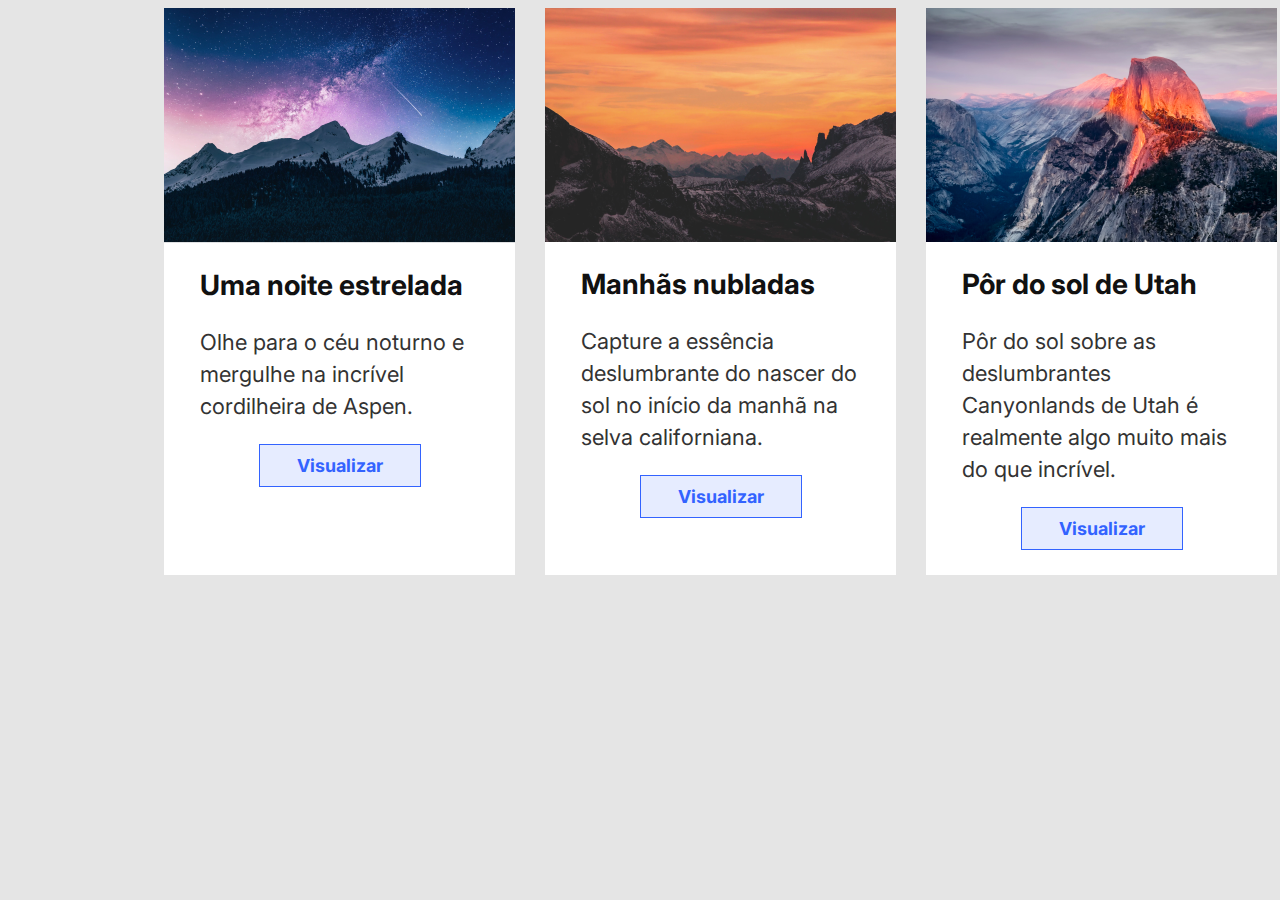
<file: cartoes/index.html>
<!DOCTYPE html>
<html lang="pt-BR">

<head>
  <meta charset="UTF-8">
  <meta http-equiv="X-UA-Compatible" content="IE=edge">
  <meta name="viewport" content="width=device-width, initial-scale=1.0">
  <link rel="preconnect" href="https://fonts.gstatic.com">
  <link href="https://fonts.googleapis.com/css2?family=Inter:wght@400;700&display=swap" rel="stylesheet">
  <link rel="stylesheet" href="css/style.css">
  <title>Cartões</title>
</head>

<body>
  <div class="container">
    <div class="card">
      <div class="card-header">
        <img src="img/image1.png" alt="Noite Estrelada" title="Uma noite estrelada" />
      </div>
      <div class="card-body">
        <h1>Uma noite estrelada</h1>
        <p>
          Olhe para o céu noturno e mergulhe na incrível cordilheira de Aspen.
        </p>
      </div>
      <div class="card-footer">
        <div class="button">Visualizar</div>
      </div>
    </div>
    <div class="card">
      <div class="card-header">
        <img src="img/image2.png" alt="Manhãs nubladas" title="Manhãs nubladas" />
      </div>
      <div class="card-body">
        <h1>Manhãs nubladas</h1>
        <p>
          Capture a essência deslumbrante do nascer do sol no início da manhã
          na selva californiana.
        </p>
      </div>
      <div class="card-footer">
        <div class="button">Visualizar</div>
      </div>
    </div>
    <div class="card">
      <div class="card-header">
        <img src="img/image3.png" alt="Pôr do sol de Utah" title="Pôr do sol de Utah" />
      </div>
      <div class="card-body">
        <h1>Pôr do sol de Utah</h1>
        <p>
          Pôr do sol sobre as deslumbrantes Canyonlands de Utah é realmente
          algo muito mais do que incrível.
        </p>
      </div>
      <div class="card-footer">
        <div class="button">Visualizar</div>
      </div>
    </div>
  </div>
</body>

</html>
</file>
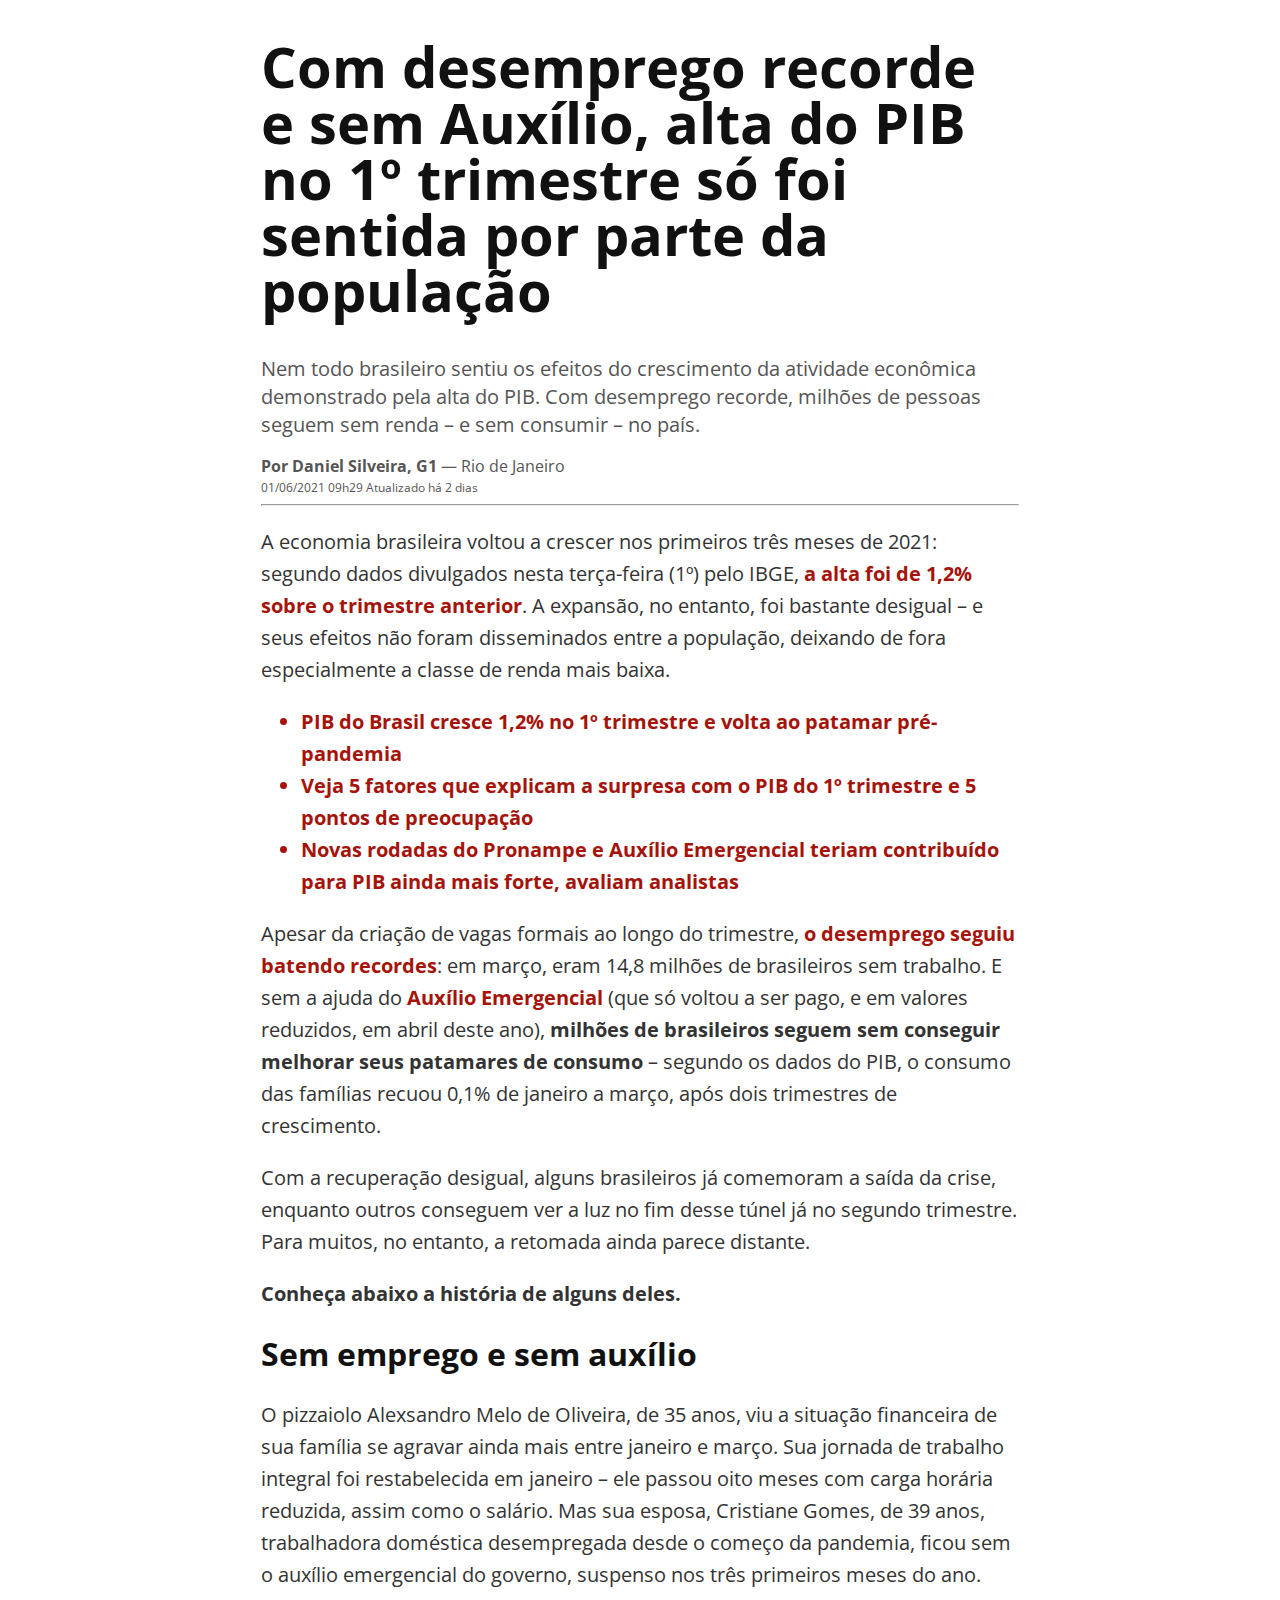
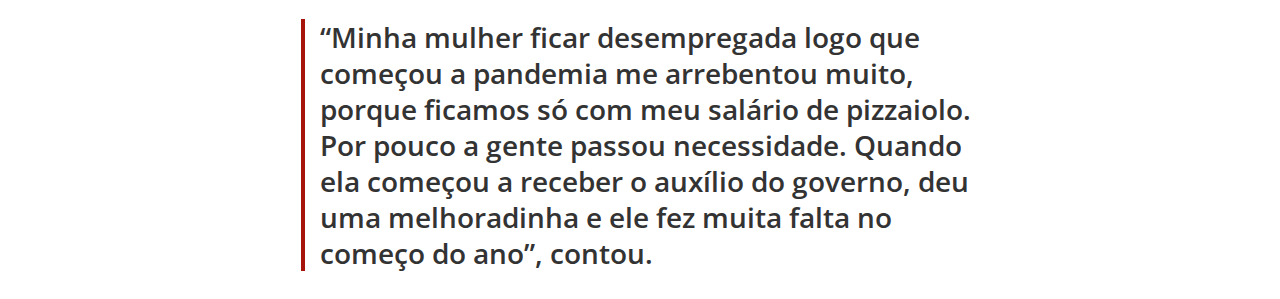
<file: reportagem/index.html>
<!DOCTYPE html>
<html lang="pt-BR">

<head>
  <meta charset="UTF-8">
  <meta http-equiv="X-UA-Compatible" content="IE=edge">
  <meta name="viewport" content="width=device-width, initial-scale=1.0">
  <link rel="preconnect" href="https://fonts.gstatic.com">
  <link href="https://fonts.googleapis.com/css2?family=Open+Sans:wght@400;600;700&display=swap" rel="stylesheet">
  <link rel="stylesheet" href="style.css">
  <title>
    Com desemprego recorde e sem Auxílio, alta do PIB no 1º trimestre só foi
    sentida por parte da população
  </title>
</head>

<body>
  <div class="container">
    <h1>
      Com desemprego recorde e sem Auxílio, alta do PIB no 1º trimestre só foi
      sentida por parte da população
    </h1>
    <h2 class="subtitulo">
      Nem todo brasileiro sentiu os efeitos do crescimento da atividade econômica
      demonstrado pela alta do PIB. Com desemprego recorde, milhões de pessoas
      seguem sem renda – e sem consumir – no país.
    </h2>
    <p class="autor">
      <strong>Por Daniel Silveira, G1</strong> — Rio de Janeiro <br />
      <span class="data">01/06/2021 09h29 Atualizado há 2 dias</span>
    </p>
    <hr />
    <p>
      A economia brasileira voltou a crescer nos primeiros três meses de 2021:
      segundo dados divulgados nesta terça-feira (1º) pelo IBGE,
      <strong class="destaque">a alta foi de 1,2% sobre o trimestre anterior</strong>.
      A expansão, no entanto, foi bastante desigual – e seus efeitos
      não foram disseminados entre a população, deixando de fora especialmente a
      classe de renda mais baixa.
    </p>
    <ul>
      <li>
        PIB do Brasil cresce 1,2% no 1º trimestre e volta ao patamar pré-pandemia
      </li>
      <li>
        Veja 5 fatores que explicam a surpresa com o PIB do 1º trimestre e 5
        pontos de preocupação
      </li>
      <li>
        Novas rodadas do Pronampe e Auxílio Emergencial teriam contribuído para
        PIB ainda mais forte, avaliam analistas
      </li>
    </ul>
    <p>
      Apesar da criação de vagas formais ao longo do trimestre,
      <strong class="destaque">o desemprego seguiu batendo recordes</strong>:
      em março, eram 14,8 milhões de brasileiros sem trabalho. E sem a ajuda do
      <strong class="destaque">Auxílio Emergencial</strong> (que só voltou a ser
      pago, e em valores reduzidos, em abril deste ano), <strong>milhões de
        brasileiros seguem sem conseguir melhorar seus patamares de consumo</strong>
      – segundo os dados do PIB, o consumo das famílias recuou 0,1% de janeiro a
      março, após dois trimestres de crescimento.
    </p>
    <p>
      Com a recuperação desigual, alguns brasileiros já comemoram a saída da
      crise, enquanto outros conseguem ver a luz no fim desse túnel já no segundo
      trimestre. Para muitos, no entanto, a retomada ainda parece distante.
    </p>
    <p>
      <strong>Conheça abaixo a história de alguns deles.</strong>
    </p>
    <h2>
      Sem emprego e sem auxílio
    </h2>
    <p>
      O pizzaiolo Alexsandro Melo de Oliveira, de 35 anos, viu a situação
      financeira de sua família se agravar ainda mais entre janeiro e março.
      Sua jornada de trabalho integral foi restabelecida em janeiro – ele passou
      oito meses com carga horária reduzida, assim como o salário. Mas sua esposa,
      Cristiane Gomes, de 39 anos, trabalhadora doméstica desempregada desde o
      começo da pandemia, ficou sem o auxílio emergencial do governo, suspenso
      nos três primeiros meses do ano.
    </p>
    <blockquote>
      “Minha mulher ficar desempregada logo que começou a pandemia me arrebentou
      muito, porque ficamos só com meu salário de pizzaiolo. Por pouco a gente
      passou necessidade. Quando ela começou a receber o auxílio do governo, deu
      uma melhoradinha e ele fez muita falta no começo do ano”, contou.
    </blockquote>
  </div>
</body>

</html>
</file>
<file: cartoes/css/style.css>
body{
  background-color: #E5E5E5;
  font-family: 'Inter', sans-serif;
}

.container{
  display: flex;
  width: 80%;
  margin: auto;
}

.card{
  width: 351px;
  background-color: #FFFFFF;
}

.card:first-of-type{
margin: 0 30px;
}

.card:last-child{
  margin: 0 30px;
}
.card-body{
  width: 80%;
  margin: auto;
}

.card-footer{
  width: 100%;
}

.button{
 width: 40%;
 margin: auto auto 25px;;
 background-color: #E6ECFF;
 border: 1px solid #3363FF;
 padding: 10px;
 color: #3363FF;
 font-size: 18px;
 font-weight: 700;
 text-align: center;
 cursor: pointer;
}

p{
  font-size: 22px;
  color: #333333;
  line-height: 32px;
}

h1{
  font-size: 28px;
  line-height: 38px;
  color: #111111;
}
</file>
<file: reportagem/style.css>
body{
  font-family: 'Open Sans', sans-serif;
}

h1{
  font-weight: 700;
  font-size: 56px;
  color: #111111;
  line-height: 56px;
}

.subtitulo{
  font-weight: 400;
  font-size: 20px;
  line-height: 28px;
  color:#555555;
}

.autor{
  font-size: 16px;
  line-height: 20px;
  color: #555555;
  margin: 0;
}

.data{
  font-size:12px;
  line-height: 16px;
  color:#555555;
  margin: 0;
}

p{
  font-size: 20px;
  line-height: 32px;
  color:#333333;
}

.destaque{
  color: #a6130a;
}

ul li{
  font-size: 20px;
  line-height: 32px;
  color:#a6130a;
  font-weight: 700;
}

h2{
  font-size: 32px;
  line-height: 36px;
  font-weight: 700;
  color: #111111;
}

blockquote{
  font-size: 28px;
  line-height: 36px;
  font-weight: 600;
  color: #333333;
  border-left: #a6130a solid 4px;
  padding-left: 15px;
}

.container{
  width: 60%;
  margin: auto;
}
</file>
